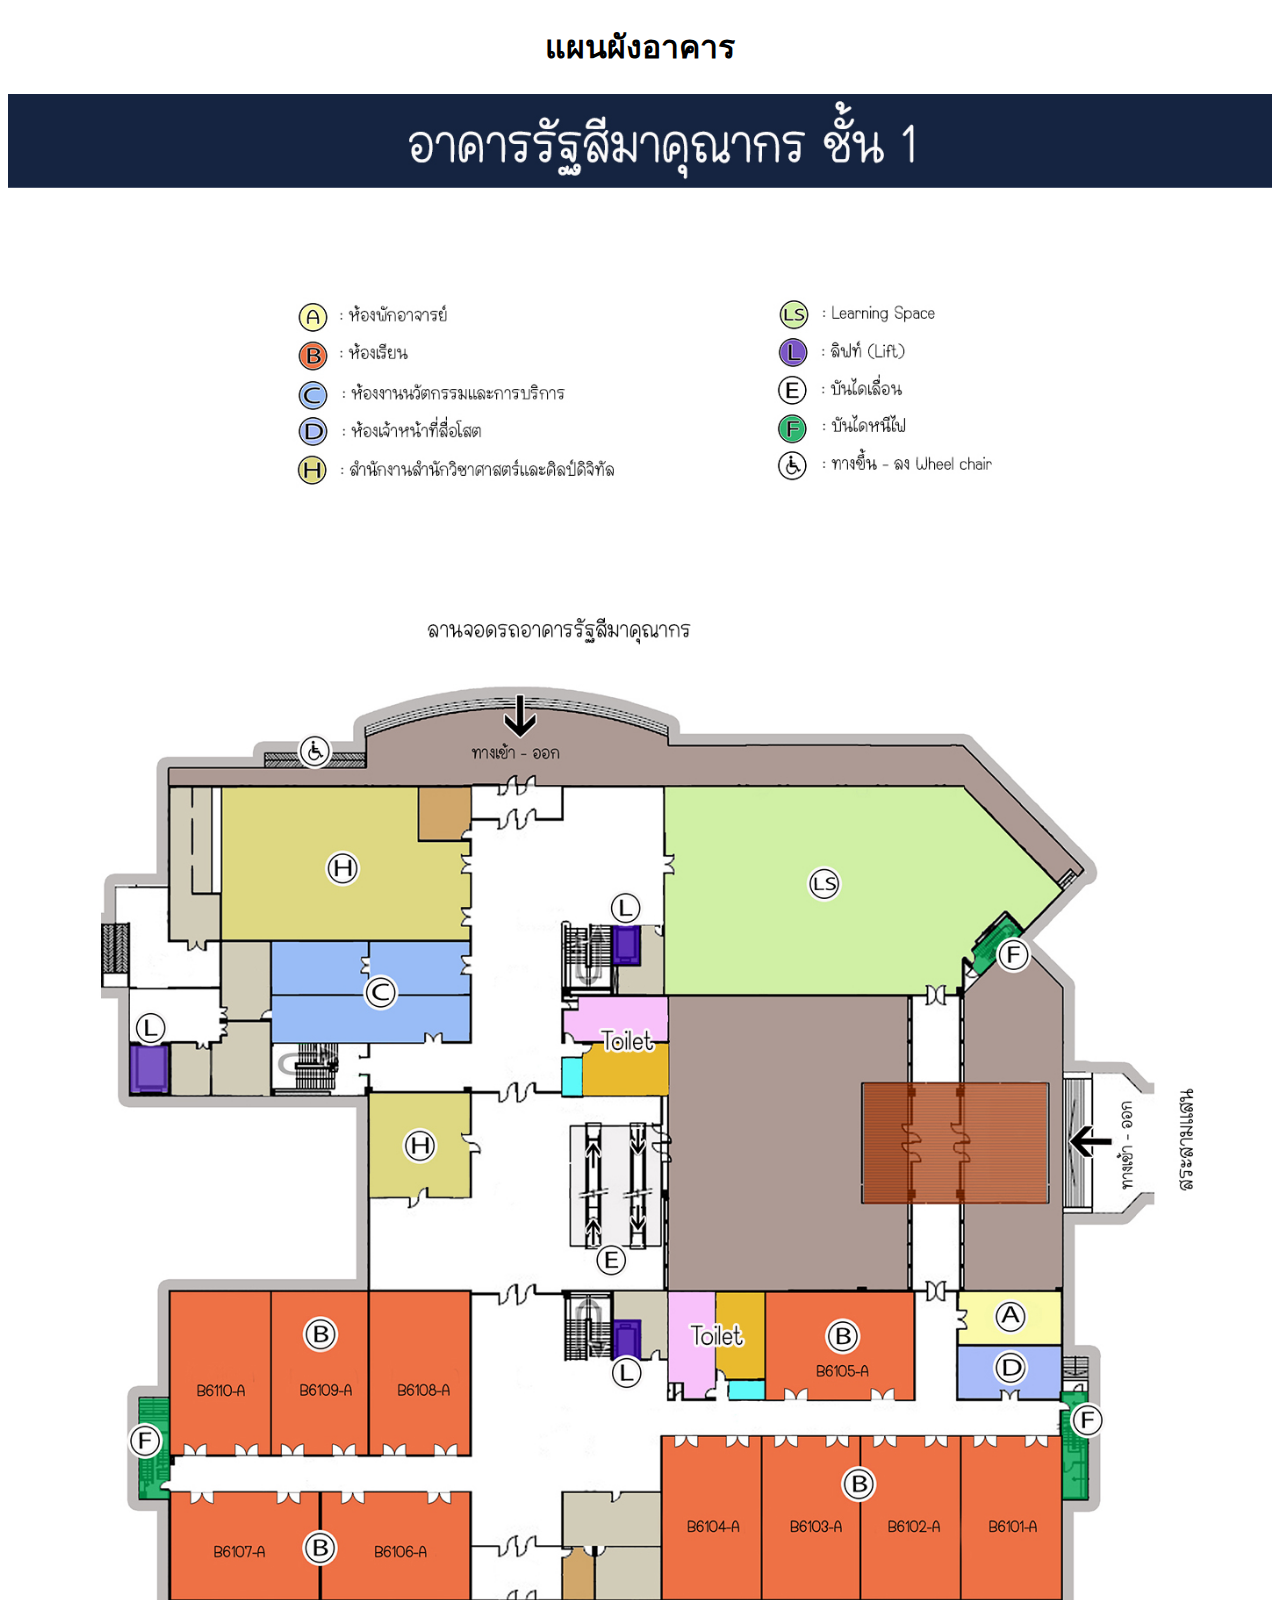
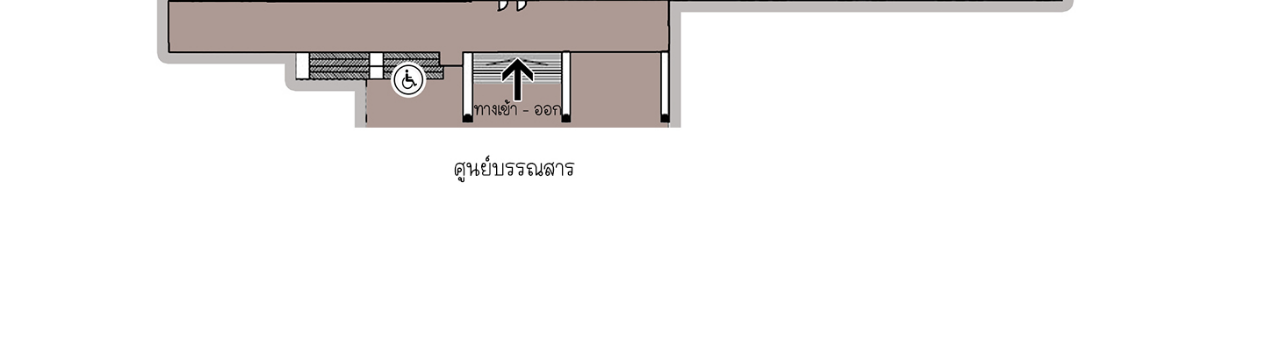
<file: test1.html>
<!DOCTYPE html>
<html lang="th">
<head>
    <meta charset="UTF-8">
    <meta name="viewport" content="width=device-width, initial-scale=1.0">
    <title>แผนผังอาคาร</title>
    <style>
        body {
            text-align: center;
        }
        img {
            max-width: 100%;
            height: auto;
        }
    </style>
</head>
<body>
    <h1>แผนผังอาคาร</h1>
    <img src="/img/p1.jpg" usemap="#buildingmap" alt="แผนผังอาคาร">

    <map name="buildingmap">
        <area shape="rect" coords="50,50,200,200" href="#roomB6105" alt="ห้อง B6105">
        <area shape="rect" coords="210,50,360,200" href="#roomB6106" alt="ห้อง B6106">
        <area shape="rect" coords="370,50,520,200" href="#roomB6107" alt="ห้อง B6107">
        <area shape="rect" coords="530,50,680,200" href="#roomB6108" alt="ห้อง B6108">
        <area shape="rect" coords="690,50,840,200" href="#roomB6109" alt="ห้อง B6109">
        <area shape="rect" coords="850,50,1000,200" href="#roomB6110" alt="ห้อง B6110">
        <area shape="rect" coords="150,250,300,400" href="#toilet" alt="ห้องน้ำ">
    </map>
</body>
</html>
</file>
